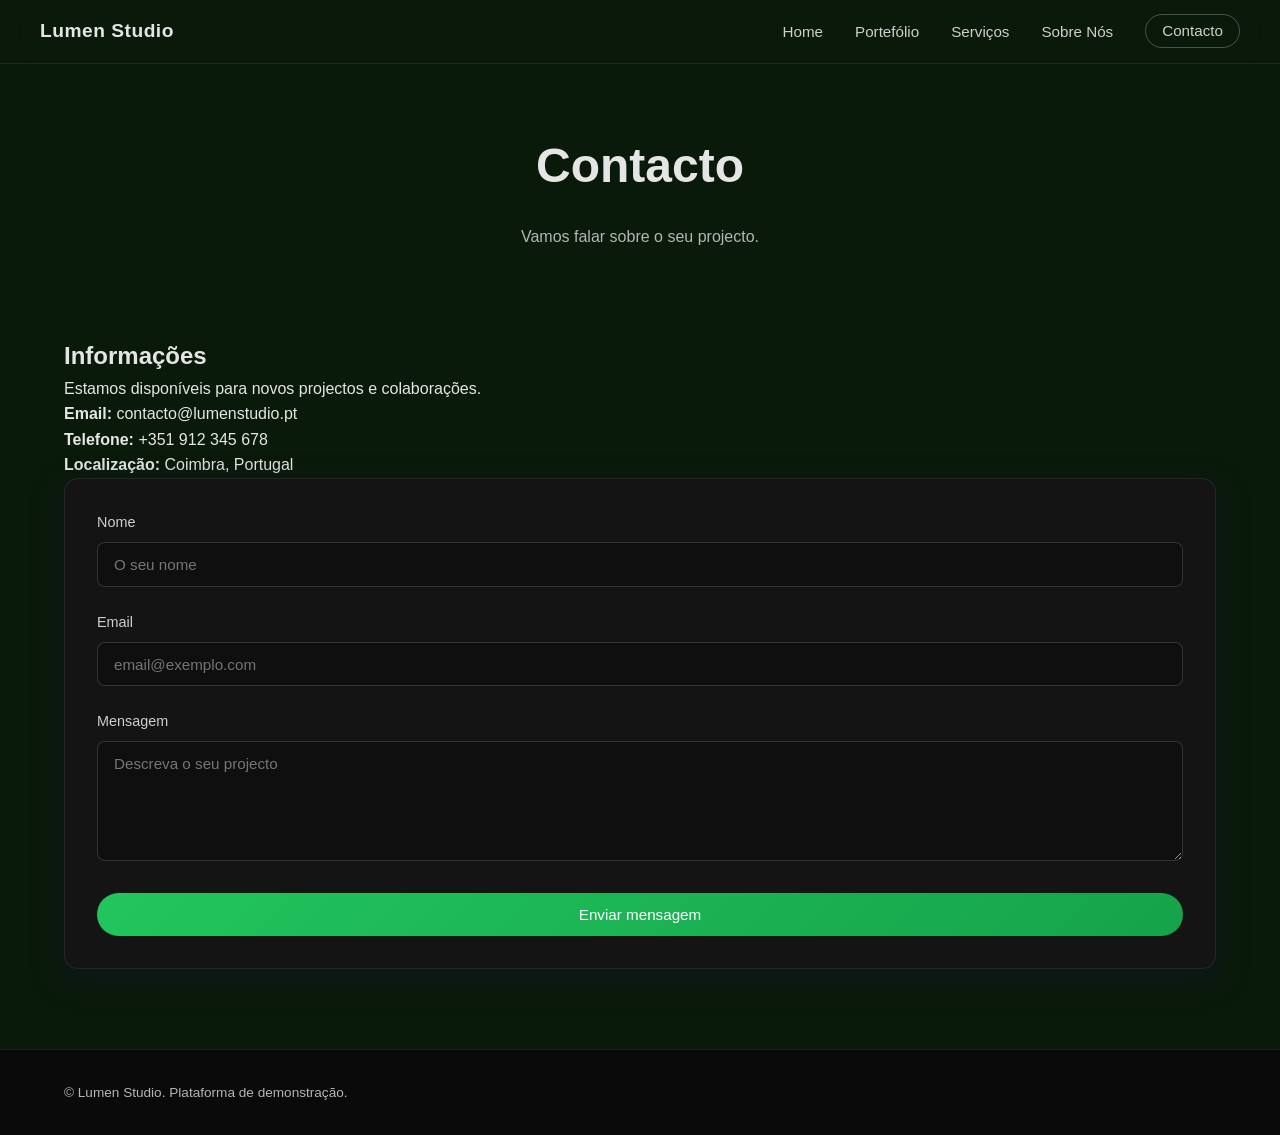
<file: contacto.html>
<!DOCTYPE html>
<html lang="pt">
<head>
  <meta charset="UTF-8" />
  <meta name="viewport" content="width=device-width, initial-scale=1.0" />
  <title>Contacto — Lumen Studio</title>
  <link rel="stylesheet" href="assets/styles.css" />
</head>

<body>

  <header class="header">
    <div class="container header-inner">
      <div class="logo">Lumen Studio</div>

      <nav class="nav">
        <ul class="nav-list">
          <li><a href="index.html">Home</a></li>
          <li><a href="portfolio.html">Portefólio</a></li>
          <li><a href="servicos.html">Serviços</a></li>
          <li><a href="sobre.html">Sobre Nós</a></li>
          <li><a href="contacto.html" class="btn-nav active">Contacto</a></li>
        </ul>
      </nav>

      <button class="nav-toggle"><span></span><span></span><span></span></button>
    </div>
  </header>

  <section class="hero small-hero">
    <div class="container fade-up">
      <h1 class="hero-title">Contacto</h1>
      <p class="hero-subtitle">Vamos falar sobre o seu projecto.</p>
    </div>
  </section>

  <section class="section section-contact">
    <div class="container contact-grid">

      <div class="fade-up">
        <h2>Informações</h2>
        <p>Estamos disponíveis para novos projectos e colaborações.</p>

        <div class="contact-info">
          <p><strong>Email:</strong> contacto@lumenstudio.pt</p>
          <p><strong>Telefone:</strong> +351 912 345 678</p>
          <p><strong>Localização:</strong> Coimbra, Portugal</p>
        </div>
      </div>

      <form class="contact-form fade-up">
        <div class="form-group">
          <label>Nome</label>
          <input type="text" placeholder="O seu nome" required />
        </div>

        <div class="form-group">
          <label>Email</label>
          <input type="email" placeholder="email@exemplo.com" required />
        </div>

        <div class="form-group">
          <label>Mensagem</label>
          <textarea rows="4" placeholder="Descreva o seu projecto"></textarea>
        </div>

        <button class="btn-primary btn-full">Enviar mensagem</button>
      </form>

    </div>
  </section>

  <footer class="footer">
    <div class="container footer-inner">
      <p>© Lumen Studio. Plataforma de demonstração.</p>
    </div>
  </footer>

  <script src="assets/script.js"></script>
</body>
</html>
</file>
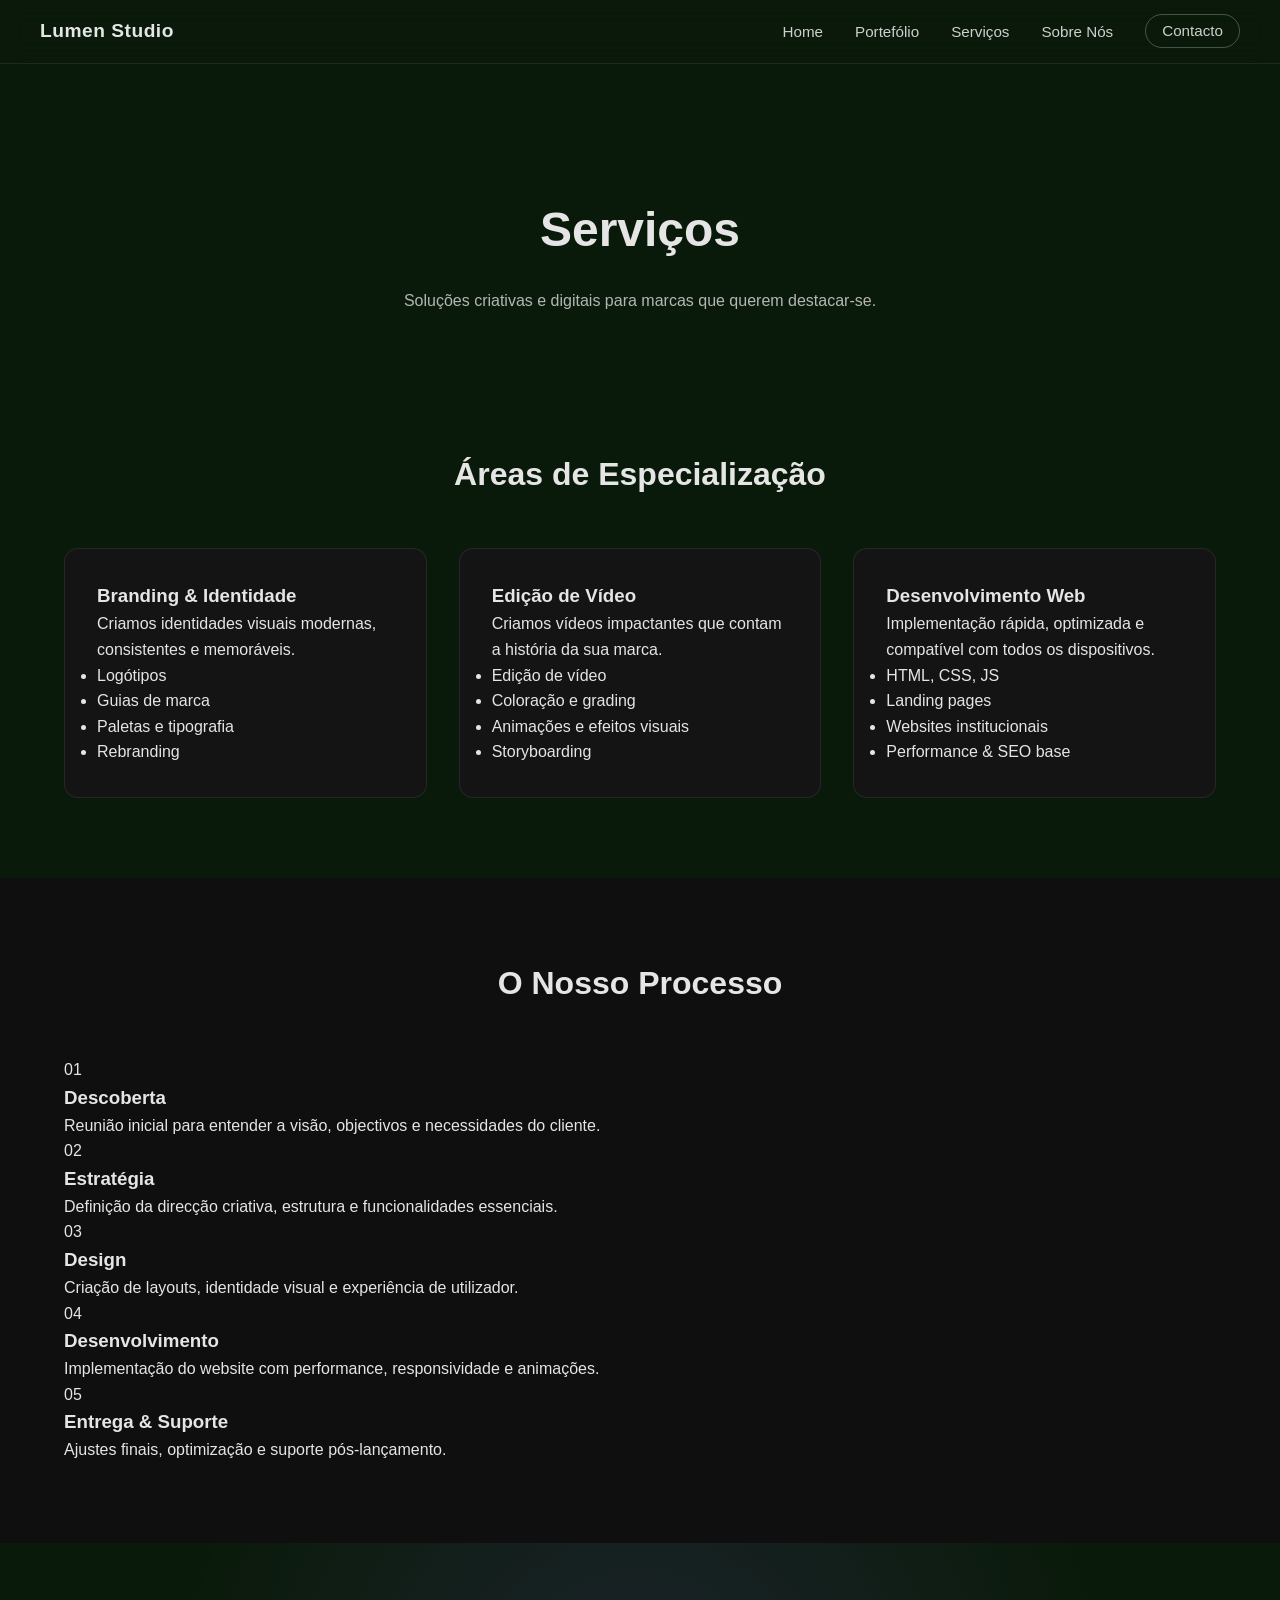
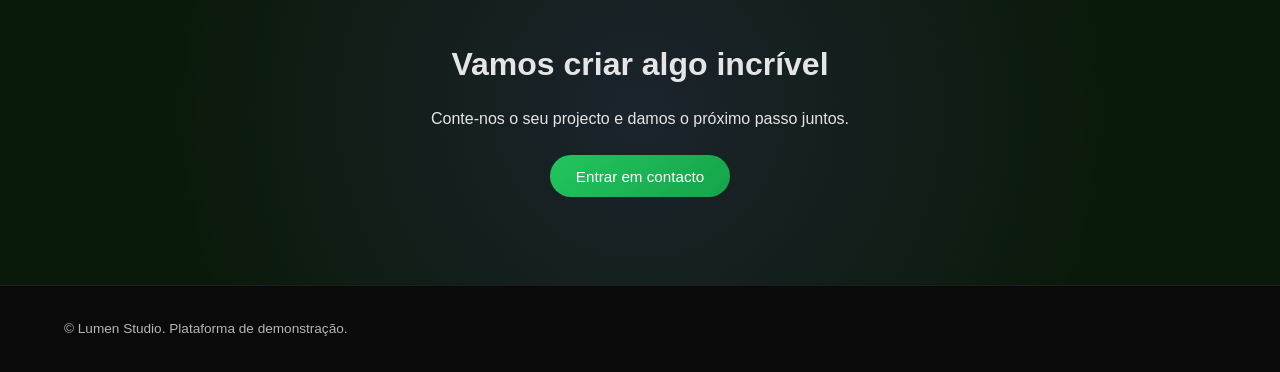
<file: servicos.html>
<!DOCTYPE html>
<html lang="pt">
<head>
  <meta charset="UTF-8" />
  <meta name="viewport" content="width=device-width, initial-scale=1.0" />
  <title>Serviços — Lumen Studio</title>
  <link rel="stylesheet" href="assets/styles.css" />
</head>

<body>

  <header class="header">
    <div class="container header-inner">
      <div class="logo">Lumen Studio</div>

      <nav class="nav">
        <ul class="nav-list">
          <li><a href="index.html">Home</a></li>
          <li><a href="portfolio.html">Portefólio</a></li>
          <li><a href="servicos.html" class="active">Serviços</a></li>
          <li><a href="sobre.html">Sobre Nós</a></li>
          <li><a href="contacto.html" class="btn-nav">Contacto</a></li>
        </ul>
      </nav>

      <button class="nav-toggle"><span></span><span></span><span></span></button>
    </div>
  </header>

  <section class="hero hero-small">
    <div class="container fade-up">
      <h1 class="hero-title">Serviços</h1>
      <p class="hero-subtitle">Soluções criativas e digitais para marcas que querem destacar-se.</p>
    </div>
    <div class="hero-bg"></div>
  </section>

  <section class="section">
    <div class="container">
      <h2 class="section-title fade-up">Áreas de Especialização</h2>

      <div class="grid-3">

        <div class="card fade-up">
          <h3>Branding & Identidade</h3>
          <p>Criamos identidades visuais modernas, consistentes e memoráveis.</p>
          <ul class="service-list">
            <li>Logótipos</li>
            <li>Guias de marca</li>
            <li>Paletas e tipografia</li>
            <li>Rebranding</li>
          </ul>
        </div>

        <div class="card fade-up">
          <h3>Edição de Vídeo</h3>
          <p>Criamos vídeos impactantes que contam a história da sua marca.</p>
          <ul class="service-list">
            <li>Edição de vídeo</li>
            <li>Coloração e grading</li>
            <li>Animações e efeitos visuais</li>
            <li>Storyboarding</li>
          </ul>
        </div>

        <div class="card fade-up">
          <h3>Desenvolvimento Web</h3>
          <p>Implementação rápida, optimizada e compatível com todos os dispositivos.</p>
          <ul class="service-list">
            <li>HTML, CSS, JS</li>
            <li>Landing pages</li>
            <li>Websites institucionais</li>
            <li>Performance & SEO base</li>
          </ul>
        </div>

      </div>
    </div>
  </section>

  <section class="section-alt">
    <div class="container">
      <h2 class="section-title fade-up">O Nosso Processo</h2>

      <div class="process-grid">

        <div class="process-step fade-up">
          <span class="step-number">01</span>
          <h3>Descoberta</h3>
          <p>Reunião inicial para entender a visão, objectivos e necessidades do cliente.</p>
        </div>

        <div class="process-step fade-up">
          <span class="step-number">02</span>
          <h3>Estratégia</h3>
          <p>Definição da direcção criativa, estrutura e funcionalidades essenciais.</p>
        </div>

        <div class="process-step fade-up">
          <span class="step-number">03</span>
          <h3>Design</h3>
          <p>Criação de layouts, identidade visual e experiência de utilizador.</p>
        </div>

        <div class="process-step fade-up">
          <span class="step-number">04</span>
          <h3>Desenvolvimento</h3>
          <p>Implementação do website com performance, responsividade e animações.</p>
        </div>

        <div class="process-step fade-up">
          <span class="step-number">05</span>
          <h3>Entrega & Suporte</h3>
          <p>Ajustes finais, optimização e suporte pós‑lançamento.</p>
        </div>

      </div>
    </div>
  </section>

  <section class="cta">
    <div class="container fade-up">
      <h2>Vamos criar algo incrível</h2>
      <p>Conte-nos o seu projecto e damos o próximo passo juntos.</p>
      <a href="contacto.html" class="btn-primary">Entrar em contacto</a>
    </div>
  </section>

  <footer class="footer">
    <div class="container footer-inner">
      <p>© Lumen Studio. Plataforma de demonstração.</p>
    </div>
  </footer>

  <script src="assets/script.js"></script>
</body>
</html>
</file>
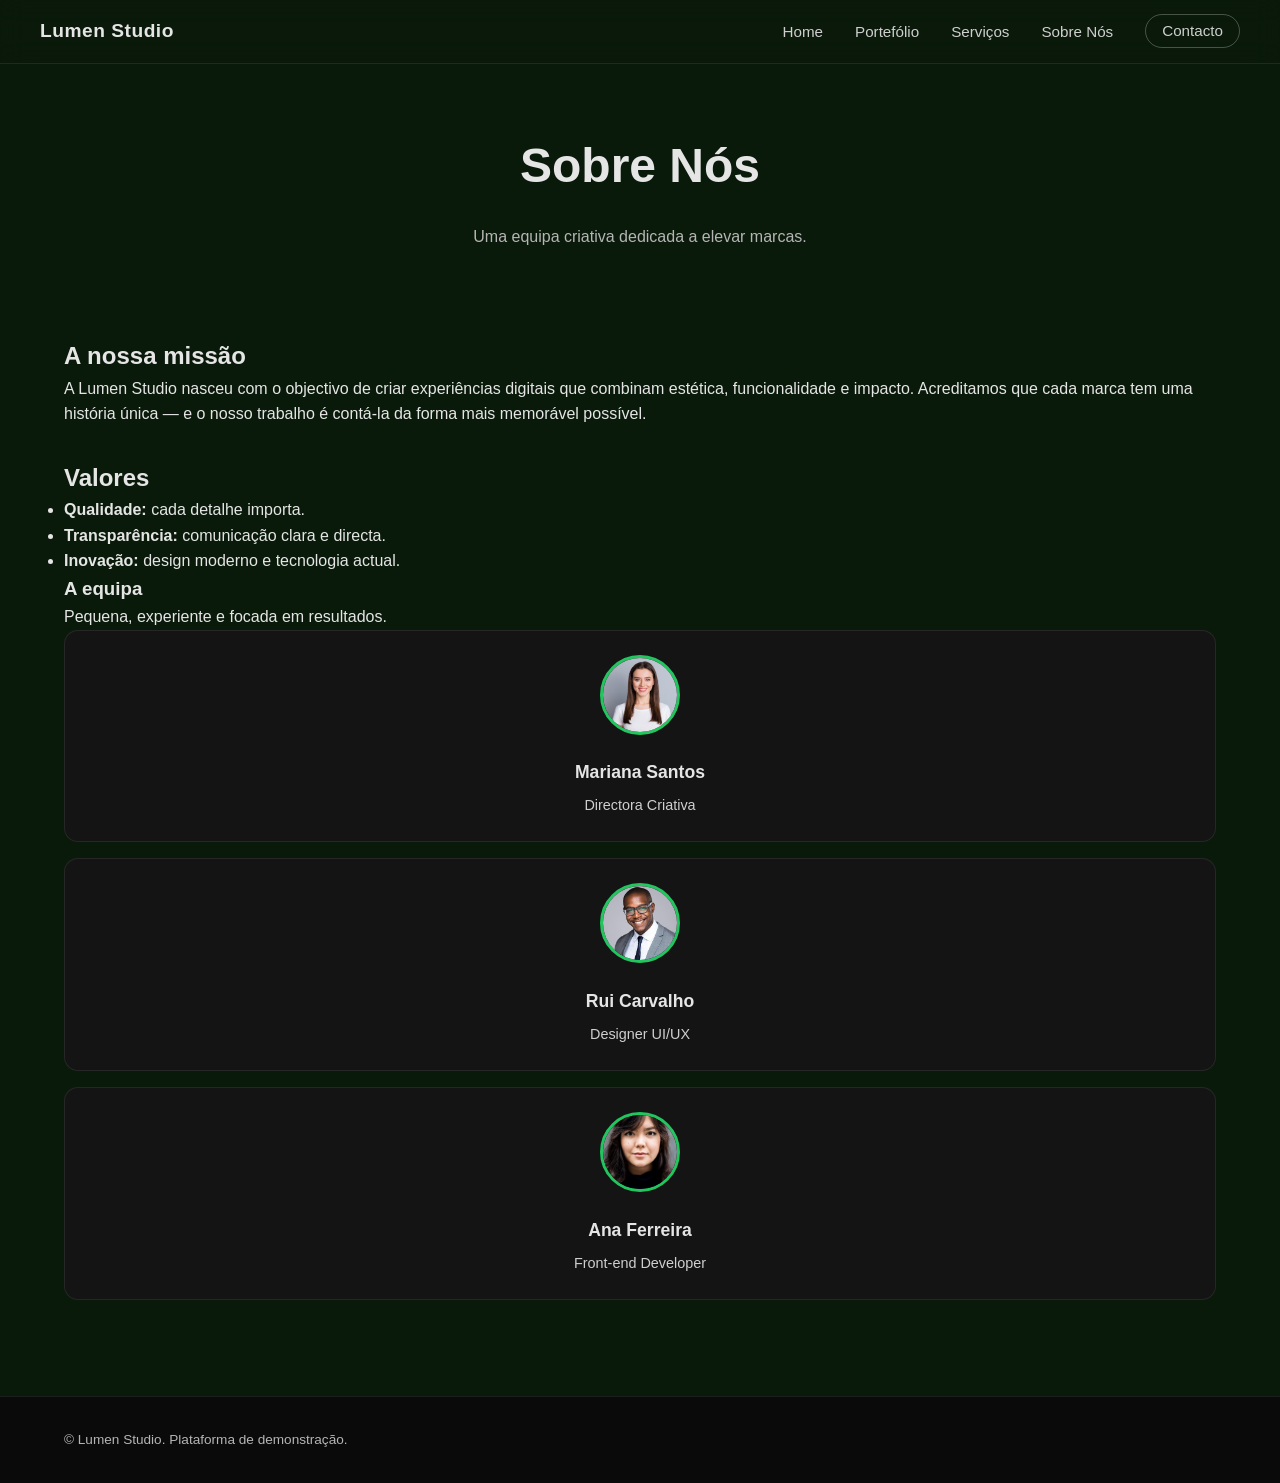
<file: sobre.html>
<!DOCTYPE html>
<html lang="pt">
<head>
  <meta charset="UTF-8" />
  <meta name="viewport" content="width=device-width, initial-scale=1.0" />
  <title>Sobre Nós — Lumen Studio</title>
  <link rel="stylesheet" href="assets/styles.css" />
</head>

<body>

  <header class="header">
    <div class="container header-inner">
      <div class="logo">Lumen Studio</div>

      <nav class="nav">
        <ul class="nav-list">
          <li><a href="index.html">Home</a></li>
          <li><a href="portfolio.html">Portefólio</a></li>
          <li><a href="servicos.html">Serviços</a></li>
          <li><a href="sobre.html" class="active">Sobre Nós</a></li>
          <li><a href="contacto.html" class="btn-nav">Contacto</a></li>
        </ul>
      </nav>

      <button class="nav-toggle"><span></span><span></span><span></span></button>
    </div>
  </header>

  <section class="hero small-hero">
    <div class="container fade-up">
      <h1 class="hero-title">Sobre Nós</h1>
      <p class="hero-subtitle">Uma equipa criativa dedicada a elevar marcas.</p>
    </div>
  </section>

  <section class="section">
    <div class="container about-grid">

      <div class="fade-up">
        <h2>A nossa missão</h2>
        <p>
          A Lumen Studio nasceu com o objectivo de criar experiências digitais que combinam estética,
          funcionalidade e impacto. Acreditamos que cada marca tem uma história única — e o nosso trabalho
          é contá‑la da forma mais memorável possível.
        </p>

        <h2 style="margin-top:2rem;">Valores</h2>
        <ul class="about-list">
          <li><strong>Qualidade:</strong> cada detalhe importa.</li>
          <li><strong>Transparência:</strong> comunicação clara e directa.</li>
          <li><strong>Inovação:</strong> design moderno e tecnologia actual.</li>
        </ul>
      </div>

      <div class="about-panel fade-up">
        <h3>A equipa</h3>
        <p>Pequena, experiente e focada em resultados.</p>

        <div class="team-card">
          <img class="avatar" src="assets/images/equipa/1.jpg" alt="Mariana Santos">
          <h4>Mariana Santos</h4>
          <p class="team-role">Directora Criativa</p>
        </div>

        <div class="team-card">
          <img class="avatar" src="assets/images/equipa/2.jpg" alt="Rui Carvalho">
          <h4>Rui Carvalho</h4>
          <p class="team-role">Designer UI/UX</p>
        </div>

        <div class="team-card">
          <img class="avatar" src="assets/images/equipa/3.jpg" alt="Ana Ferreira">
          <h4>Ana Ferreira</h4>
          <p class="team-role">Front‑end Developer</p>
        </div>
      </div>

    </div>
  </section>

  <footer class="footer">
    <div class="container footer-inner">
      <p>© Lumen Studio. Plataforma de demonstração.</p>
    </div>
  </footer>

  <script src="assets/script.js"></script>
</body>
</html>
</file>
<file: assets/styles.css>
/* RESET */
* {
  margin: 0;
  padding: 0;
  box-sizing: border-box;
}

body {
  font-family: "Inter", sans-serif;
  background: #0a1a0a;
  color: #e5e5e5;
  line-height: 1.6;
}

/* CONTAINERS */
.container {
  width: 100%;
  max-width: 1200px;
  margin: auto;
  padding: 0 1.5rem;
}

/* HEADER */
.header {
  position: sticky;
  top: 0;
  z-index: 20;
  backdrop-filter: blur(14px);
  background: rgba(10, 26, 10, 0.7);
  border-bottom: 1px solid rgba(255, 255, 255, 0.08);
}

.header-inner {
  display: flex;
  justify-content: space-between;
  align-items: center;
  padding: 1rem 0;
}

.logo {
  font-weight: 700;
  font-size: 1.2rem;
  letter-spacing: 0.5px;
}

.nav-list {
  display: flex;
  gap: 2rem;
  list-style: none;
}

.nav-list a {
  color: #cfcfcf;
  text-decoration: none;
  font-size: 0.95rem;
  transition: 0.2s;
}

.nav-list a:hover {
  color: #fff;
}

.btn-nav {
  padding: 0.45rem 1rem;
  border: 1px solid rgba(255, 255, 255, 0.25);
  border-radius: 999px;
}

/* MOBILE NAV */
.nav-toggle {
  display: none;
  flex-direction: column;
  gap: 4px;
  background: none;
  border: none;
  cursor: pointer;
}

.nav-toggle span {
  width: 22px;
  height: 2px;
  background: #fff;
}

/* HERO */
.hero {
  position: relative;
  padding: 8rem 0 6rem;
  text-align: center;
}

.hero-title {
  font-size: 3rem;
  font-weight: 700;
  max-width: 800px;
  margin: auto;
}

.gradient-text {
  background: linear-gradient(135deg, #22c55e, #16a34a);
  -webkit-background-clip: text;
  -webkit-text-fill-color: transparent;
}

.hero-subtitle {
  max-width: 600px;
  margin: 1.2rem auto 2rem;
  color: #b5b5b5;
}

.hero-actions {
  display: flex;
  justify-content: center;
  gap: 1rem;
}

.btn-primary,
.btn-secondary {
  padding: 0.8rem 1.6rem;
  border-radius: 999px;
  text-decoration: none;
  font-weight: 500;
  font-size: 0.95rem;
}

.btn-primary {
  background: linear-gradient(135deg, #22c55e, #16a34a);
  color: #fff;
}

.btn-secondary {
  border: 1px solid rgba(255, 255, 255, 0.25);
  color: #fff;
}

/* HERO BG */
.small-hero {
  padding: 4rem 0 3rem;
}

/* SECTIONS */
.section {
  padding: 0.5rem 0 5rem;
}

.section-contact {
  padding-top: 0.5rem;
  padding-bottom: 5rem;
}

.section-alt {
  padding: 5rem 0;
  background: #0f0f0f;
}

.section-title {
  text-align: center;
  font-size: 2rem;
  margin-bottom: 3rem;
}

/* GRID */
.grid-3 {
  display: grid;
  grid-template-columns: repeat(3, 1fr);
  gap: 2rem;
}

/* CARDS */
.card {
  background: #141414;
  padding: 2rem;
  border-radius: 14px;
  border: 1px solid rgba(255, 255, 255, 0.08);
  transition: 0.25s;
}

.card:hover {
  transform: translateY(-4px);
  border-color: rgba(255, 255, 255, 0.18);
}

/* FEATURED PROJECTS */
.featured-grid {
  display: grid;
  grid-template-columns: repeat(3, minmax(0, 1fr));
  gap: 1.5rem;
}

.featured-card {
  display: block;
  background: #141414;
  border-radius: 14px;
  overflow: hidden;
  border: 1px solid rgba(255, 255, 255, 0.08);
  transition: 0.25s;
  text-decoration: none;
  color: inherit;
}

.featured-card:hover {
  transform: translateY(-4px);
  border-color: rgba(255, 255, 255, 0.18);
}

.featured-video {
  width: 100%;
  aspect-ratio: 9 / 16;
  background: linear-gradient(135deg, #7f5af0, #00c6ff);
  position: relative;
  overflow: hidden;
}

.featured-video video {
  width: 100%;
  height: 100%;
  object-fit: cover;
  display: block;
}

.featured-info {
  padding: 1rem;
}

.featured-info h3 {
  font-size: 1.05rem;
  margin-bottom: 0.65rem;
}

.featured-info p {
  color: #cfcfcf;
}

/* TEAM */
.team-card {
  background: #141414;
  border-radius: 14px;
  padding: 1.5rem;
  text-align: center;
  border: 1px solid rgba(255, 255, 255, 0.08);
  transition: 0.25s;
  margin-bottom: 1rem;
}

.team-card:hover {
  transform: translateY(-4px);
  border-color: rgba(34, 197, 94, 0.3);
  box-shadow: 0 10px 30px rgba(34, 197, 94, 0.1);
}

.avatar {
  width: 80px;
  height: 80px;
  border-radius: 50%;
  object-fit: cover;
  margin: 0 auto 1rem;
  border: 3px solid #22c55e;
}

.team-card h4 {
  font-size: 1.1rem;
  margin-bottom: 0.5rem;
}

.team-role {
  color: #cfcfcf;
  font-size: 0.9rem;
}

/* CTA */
.cta {
  padding: 6rem 0;
  text-align: center;
  background: radial-gradient(circle at center, rgba(127, 90, 240, 0.15), transparent 70%);
}

.cta h2 {
  font-size: 2rem;
  margin-bottom: 1rem;
}

.cta p {
  margin-bottom: 2rem;
}

.cta .btn-primary {
  margin-top: 1rem;
}

/* FOOTER */
.footer {
  padding: 2rem 0;
  border-top: 1px solid rgba(255, 255, 255, 0.08);
  background: #0a0a0a;
}

.footer-inner {
  display: flex;
  justify-content: space-between;
  flex-wrap: wrap;
  color: #b5b5b5;
  font-size: 0.85rem;
}

.footer-links {
  display: flex;
  gap: 0.5rem;
}

/* ANIMAÇÕES */
.fade-up {
  opacity: 0;
  transform: translateY(20px);
  transition: 0.6s ease;
}

.fade-up.visible {
  opacity: 1;
  transform: translateY(0);
}

/* CONTACT FORM */
.contact-form {
  background: #141414;
  border-radius: 14px;
  padding: 2rem;
  border: 1px solid rgba(255, 255, 255, 0.08);
  box-shadow: 0 10px 30px rgba(15, 23, 42, 0.6);
}

.form-group {
  margin-bottom: 1.5rem;
}

.form-group label {
  display: block;
  font-size: 0.9rem;
  margin-bottom: 0.5rem;
  color: #cfcfcf;
}

.form-group input,
.form-group textarea {
  width: 100%;
  padding: 0.8rem 1rem;
  border-radius: 8px;
  border: 1px solid rgba(255, 255, 255, 0.15);
  background: #0f0f0f;
  color: #e5e5e5;
  font-family: inherit;
  font-size: 0.95rem;
  transition: 0.2s;
}

.form-group input:focus,
.form-group textarea:focus {
  outline: none;
  border-color: #22c55e;
  box-shadow: 0 0 0 2px rgba(34, 197, 94, 0.2);
}

.form-group textarea {
  resize: vertical;
  min-height: 120px;
}

.btn-full {
  width: 100%;
  padding: 0.8rem 1.6rem;
  border-radius: 999px;
  background: linear-gradient(135deg, #22c55e, #16a34a);
  color: #fff;
  border: none;
  font-weight: 500;
  font-size: 0.95rem;
  cursor: pointer;
  transition: 0.2s;
}

.btn-full:hover {
  transform: translateY(-2px);
  box-shadow: 0 8px 25px rgba(34, 197, 94, 0.4);
}

@media (max-width: 720px) {
  .nav {
    display: none;
  }

  .nav.open {
    display: block;
    position: absolute;
    top: 70px;
    right: 1.5rem;
    background: #141414;
    padding: 1rem;
    border-radius: 12px;
    border: 1px solid rgba(255, 255, 255, 0.1);
  }

  .nav-list {
    flex-direction: column;
    gap: 1rem;
  }

  .nav-toggle {
    display: flex;
  }
}
</file>
